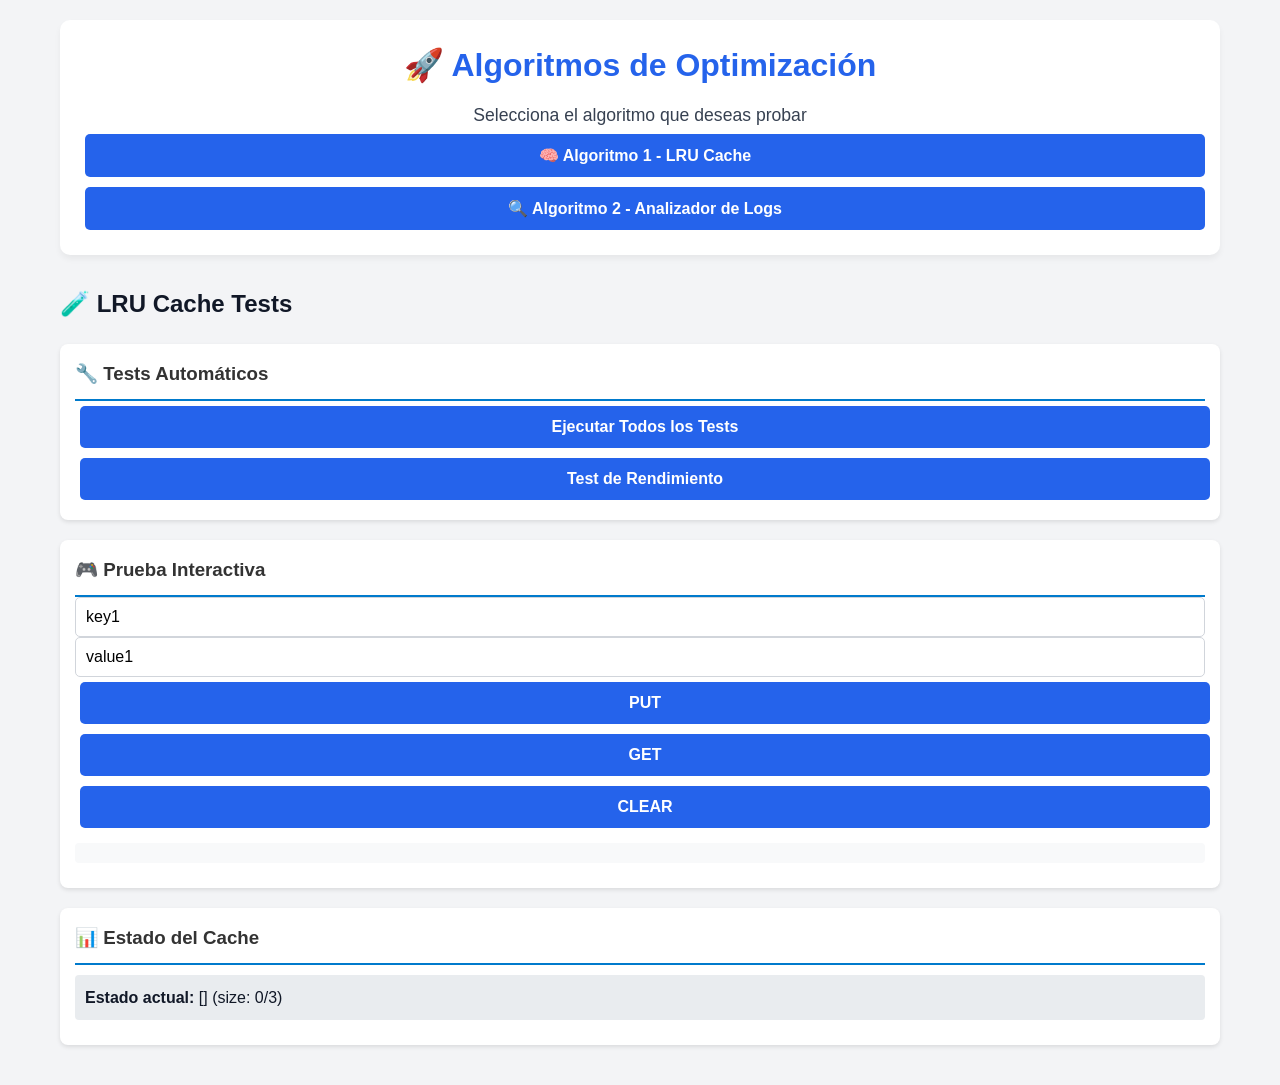
<file: index.html>
<!DOCTYPE html>
<html lang="es">
<head>
    <meta charset="UTF-8">
    <meta name="viewport" content="width=device-width, initial-scale=1.0">
    <title>Algoritmos de Optimización</title>
    <link rel="stylesheet" href="styles.css">
</head>
<body>
    <div class="container">
        <header>
            <h1>🚀 Algoritmos de Optimización</h1>
            <p class="subtitle">Selecciona el algoritmo que deseas probar</p>
            
            <div class="nav-buttons">
                <button class="nav-btn active" onclick="showAlgorithm(1)">
                    🧠 Algoritmo 1 - LRU Cache
                </button>
                <button class="nav-btn" onclick="showAlgorithm(2)">
                    🔍 Algoritmo 2 - Analizador de Logs
                </button>
            </div>
        </header>

        <!-- Algoritmo 1: LRU Cache -->
        <section id="algorithm1" class="algorithm-section">
            <h2>🧪 LRU Cache Tests</h2>
            
            <div class="test-section">
                <h3 class="test-title">🔧 Tests Automáticos</h3>
                <button onclick="runAllTests()">Ejecutar Todos los Tests</button>
                <button onclick="runPerformanceTest()">Test de Rendimiento</button>
                <div id="testResults"></div>
            </div>

            <div class="test-section">
                <h3 class="test-title">🎮 Prueba Interactiva</h3>
                <div class="input-group">
                    <input type="text" id="keyInput" placeholder="Clave" value="key1">
                    <input type="text" id="valueInput" placeholder="Valor" value="value1">
                    <button onclick="putValue()">PUT</button>
                    <button onclick="getValue()">GET</button>
                    <button onclick="clearCache()">CLEAR</button>
                </div>
                <div id="interactiveResult" class="test-result"></div>
            </div>

            <div class="test-section">
                <h3 class="test-title">📊 Estado del Cache</h3>
                <div id="cacheState" class="cache-visual"></div>
            </div>
        </section>

        <!-- Algoritmo 2: Analizador de Logs -->
        <section id="algorithm2" class="algorithm-section" style="display: none;">
            <h2>🔍 Analizador de Logs de Seguridad</h2>
            
            <div class="dashboard">
                <div class="controls">
                    <h3>Configuración</h3>
                    
                    <div class="form-group">
                        <label for="logCount">Cantidad de Logs a Generar</label>
                        <input type="number" id="logCount" value="100" min="10" max="10000">
                    </div>
                    
                    <div class="form-group">
                        <label for="maxRequests">Máx. Requests por Minuto</label>
                        <input type="number" id="maxRequests" value="30" min="1" max="1000">
                    </div>
                    
                    <div class="form-group">
                        <label for="maxFailedLogins">Máx. Logins Fallidos</label>
                        <input type="number" id="maxFailedLogins" value="3" min="1" max="50">
                    </div>
                    
                    <div class="form-group">
                        <label for="timeWindow">Ventana de Tiempo (ms)</label>
                        <input type="number" id="timeWindow" value="60000" min="1000" max="300000">
                    </div>
                    
                    <div class="form-group">
                        <label for="minResponseTime">Tiempo Resp. Mínimo (ms)</label>
                        <input type="number" id="minResponseTime" value="20" min="0" max="1000">
                    </div>
                    
                    <div class="form-group">
                        <label for="maxResponseTime">Tiempo Resp. Máximo (ms)</label>
                        <input type="number" id="maxResponseTime" value="2000" min="100" max="10000">
                    </div>
                    
                    <button id="runAnalysis">Ejecutar Análisis</button>
                    <button id="runAsync">Ejecutar Análisis Async</button>
                </div>
                
                <div class="results">
                    <h3>Resultados del Análisis</h3>
                    
                    <div class="loading" id="loadingIndicator">
                        <div class="spinner"></div>
                        <p>Analizando logs, por favor espere...</p>
                    </div>
                    
                    <div id="resultsContent">
                        <div class="stats-grid">
                            <div class="stat-card">
                                <div class="stat-value" id="totalEvents">0</div>
                                <div class="stat-label">Eventos Sospechosos</div>
                            </div>
                            <div class="stat-card">
                                <div class="stat-value" id="suspiciousIPs">0</div>
                                <div class="stat-label">IPs Sospechosas</div>
                            </div>
                            <div class="stat-card">
                                <div class="stat-value" id="bruteForceAttacks">0</div>
                                <div class="stat-label">Ataques Fuerza Bruta</div>
                            </div>
                            <div class="stat-card">
                                <div class="stat-value" id="endpointsAttacked">0</div>
                                <div class="stat-label">Endpoints Bajo Ataque</div>
                            </div>
                        </div>
                        
                        <div class="results-section">
                            <h4 class="section-title">IPs Sospechosas</h4>
                            <div id="suspiciousIPsList"></div>
                        </div>
                        
                        <div class="results-section">
                            <h4 class="section-title">Ataques de Fuerza Bruta Detectados</h4>
                            <div id="bruteForceList"></div>
                        </div>
                        
                        <div class="results-section">
                            <h4 class="section-title">Endpoints Bajo Ataque</h4>
                            <div id="endpointsList"></div>
                        </div>
                        
                        <div class="results-section">
                            <h4 class="section-title">Anomalías Detectadas</h4>
                            <div id="anomaliesList"></div>
                        </div>
                        
                        <div class="performance-info">
                            <p id="performanceTime">Tiempo de análisis: --</p>
                            <p id="logCountDisplay">Logs procesados: --</p>
                        </div>
                    </div>
                </div>
            </div>
        </section>
    </div>

    <script>
        // Navegación entre algoritmos
        function showAlgorithm(algorithmNumber) {
            // Ocultar todas las secciones
            document.querySelectorAll('.algorithm-section').forEach(section => {
                section.style.display = 'none';
            });
            
            // Remover clase active de todos los botones
            document.querySelectorAll('.nav-btn').forEach(btn => {
                btn.classList.remove('active');
            });
            
            // Mostrar sección seleccionada
            document.getElementById(`algorithm${algorithmNumber}`).style.display = 'block';
            
            // Activar botón seleccionado
            event.target.classList.add('active');
        }

        // Inicializar mostrando el algoritmo 1
        document.addEventListener('DOMContentLoaded', function() {
            showAlgorithm(1);
        });
    </script>

    <!-- Scripts de los algoritmos -->
    <script src="script/test.js"></script>
    <script src="script/test2.js"></script>
</body>
</html>
</file>
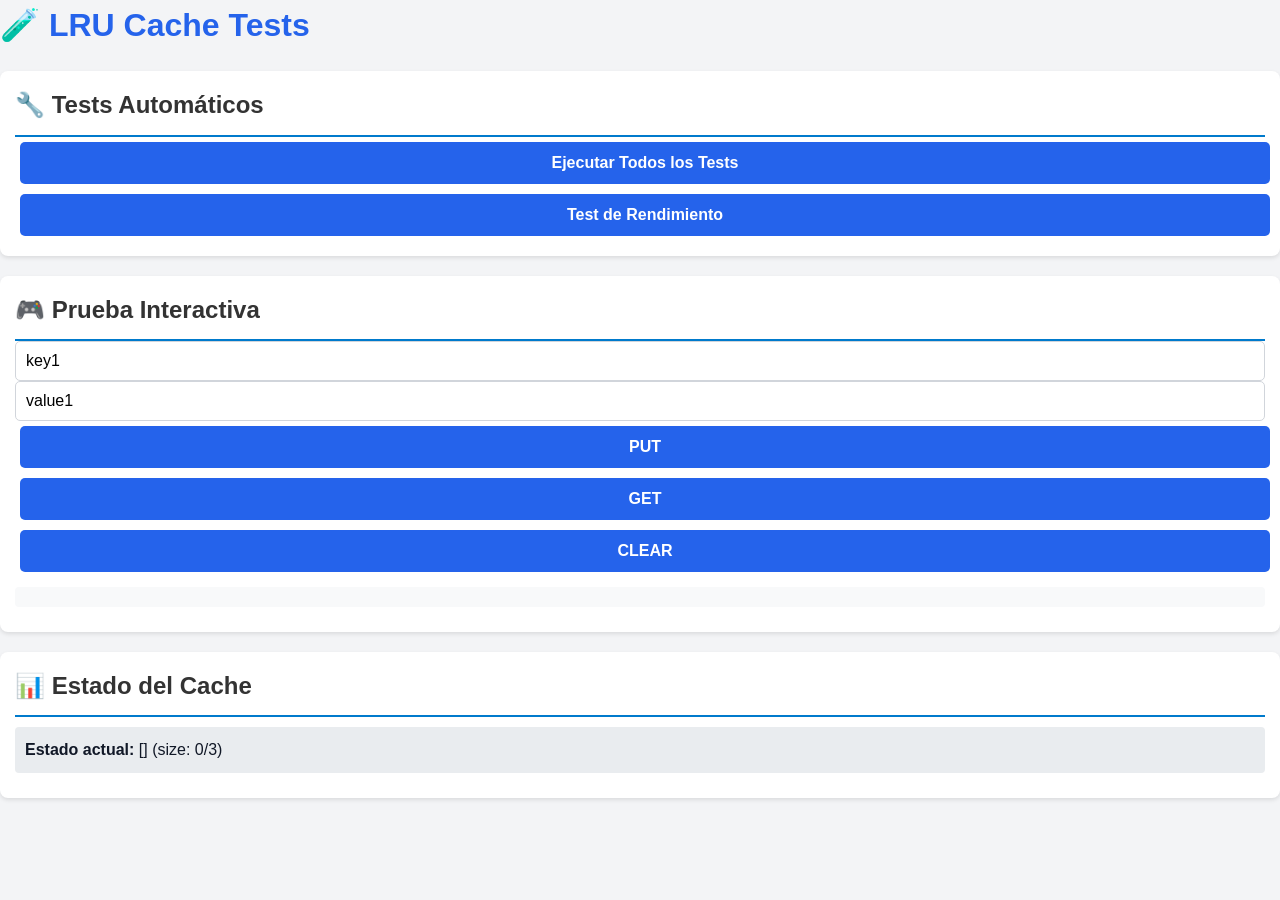
<file: ui/index.html>
<!DOCTYPE html>
<html lang="en">
<head>
    <meta charset="UTF-8">
    <meta name="viewport" content="width=device-width, initial-scale=1.0">
    <title>LRU Cache Tests</title>
    <link rel="stylesheet" href="../styles.css">
</head>
<body>
    <h1>🧪 LRU Cache Tests</h1>
    
    <div class="test-section">
        <h2 class="test-title">🔧 Tests Automáticos</h2>
        <button onclick="runAllTests()">Ejecutar Todos los Tests</button>
        <button onclick="runPerformanceTest()">Test de Rendimiento</button>
        <div id="testResults"></div>
    </div>

    <div class="test-section">
        <h2 class="test-title">🎮 Prueba Interactiva</h2>
        <div>
            <input type="text" id="keyInput" placeholder="Clave" value="key1">
            <input type="text" id="valueInput" placeholder="Valor" value="value1">
            <button onclick="putValue()">PUT</button>
            <button onclick="getValue()">GET</button>
            <button onclick="clearCache()">CLEAR</button>
        </div>
        <div id="interactiveResult" class="test-result"></div>
    </div>

    <div class="test-section">
        <h2 class="test-title">📊 Estado del Cache</h2>
        <div id="cacheState" class="cache-visual"></div>
    </div>

    <script src="../script/test.js"></script>
</body>
</html>
</file>
<file: styles.css>
:root {
    --primary: #2563eb;
    --danger: #dc2626;
    --warning: #d97706;
    --success: #059669;
    --gray-100: #f3f4f6;
    --gray-200: #e5e7eb;
    --gray-300: #d1d5db;
    --gray-700: #374151;
    --gray-900: #111827;
}

* {
    margin: 0;
    padding: 0;
    box-sizing: border-box;
    font-family: 'Segoe UI', Tahoma, Geneva, Verdana, sans-serif;
}

body {
    background-color: var(--gray-100);
    color: var(--gray-900);
    line-height: 1.6;
    font-family: Arial, sans-serif;
    margin: 0 auto;
}

.test-section {
    background: white;
    margin: 20px 0;
    padding: 15px;
    border-radius: 8px;
    box-shadow: 0 2px 4px rgba(0, 0, 0, 0.1);
}

.test-title {
    color: #333;
    border-bottom: 2px solid #007acc;
    padding-bottom: 10px;
}

.test-result {
    background: #f8f9fa;
    padding: 10px;
    border-radius: 4px;
    margin: 10px 0;
    font-family: monospace;
}

.success {
    color: #28a745;
}

.error {
    color: #dc3545;
}

button {
    background: #007acc;
    color: white;
    border: none;
    padding: 10px 15px;
    border-radius: 4px;
    cursor: pointer;
    margin: 5px;
}

button:hover {
    background: #005a9e;
}

.cache-visual {
    background: #e9ecef;
    padding: 10px;
    border-radius: 4px;
    margin: 10px 0;
}


.container {
    max-width: 1200px;
    margin: 0 auto;
    padding: 20px;
}

header {
    text-align: center;
    margin-bottom: 30px;
    padding: 20px;
    background: white;
    border-radius: 10px;
    box-shadow: 0 4px 6px rgba(0, 0, 0, 0.05);
}

h1 {
    color: var(--primary);
    margin-bottom: 10px;
}

.subtitle {
    color: var(--gray-700);
    font-size: 1.1rem;
}

.dashboard {
    display: grid;
    grid-template-columns: 1fr 2fr;
    gap: 20px;
    margin-bottom: 30px;
}

.controls {
    background: white;
    padding: 20px;
    border-radius: 10px;
    box-shadow: 0 4px 6px rgba(0, 0, 0, 0.05);
}

.results {
    background: white;
    padding: 20px;
    border-radius: 10px;
    box-shadow: 0 4px 6px rgba(0, 0, 0, 0.05);
}

.form-group {
    margin-bottom: 20px;
}

label {
    display: block;
    margin-bottom: 8px;
    font-weight: 600;
    color: var(--gray-700);
}

input,
select {
    width: 100%;
    padding: 10px;
    border: 1px solid var(--gray-300);
    border-radius: 5px;
    font-size: 1rem;
}

button {
    background-color: var(--primary);
    color: white;
    border: none;
    padding: 12px 20px;
    border-radius: 5px;
    cursor: pointer;
    font-size: 1rem;
    font-weight: 600;
    transition: background-color 0.2s;
    width: 100%;
}

button:hover {
    background-color: #1d4ed8;
}

.stats-grid {
    display: grid;
    grid-template-columns: repeat(4, 1fr);
    gap: 15px;
    margin-bottom: 20px;
}

.stat-card {
    background: var(--gray-100);
    padding: 15px;
    border-radius: 8px;
    text-align: center;
}

.stat-value {
    font-size: 1.8rem;
    font-weight: bold;
    margin-bottom: 5px;
}

.stat-label {
    font-size: 0.9rem;
    color: var(--gray-700);
}

.suspicious {
    color: var(--danger);
}

.warning {
    color: var(--warning);
}

.success {
    color: var(--success);
}

.results-section {
    margin-bottom: 25px;
}

.section-title {
    font-size: 1.2rem;
    margin-bottom: 15px;
    padding-bottom: 8px;
    border-bottom: 1px solid var(--gray-200);
    color: var(--gray-900);
}

.log-entry {
    background: var(--gray-100);
    padding: 12px;
    border-radius: 5px;
    margin-bottom: 10px;
    font-family: monospace;
    font-size: 0.9rem;
}

.anomaly-item {
    background: #fef2f2;
    padding: 12px;
    border-radius: 5px;
    margin-bottom: 10px;
    border-left: 4px solid var(--danger);
}

.attack-item {
    background: #fffbeb;
    padding: 12px;
    border-radius: 5px;
    margin-bottom: 10px;
    border-left: 4px solid var(--warning);
}

.severity-high {
    color: var(--danger);
    font-weight: bold;
}

.severity-medium {
    color: var(--warning);
    font-weight: bold;
}

.severity-low {
    color: var(--success);
    font-weight: bold;
}

.performance-info {
    background: #f0f9ff;
    padding: 15px;
    border-radius: 8px;
    margin-top: 20px;
    text-align: center;
    border-left: 4px solid var(--primary);
}

.loading {
    display: none;
    text-align: center;
    padding: 20px;
}

.spinner {
    border: 4px solid rgba(0, 0, 0, 0.1);
    border-left-color: var(--primary);
    border-radius: 50%;
    width: 40px;
    height: 40px;
    animation: spin 1s linear infinite;
    margin: 0 auto 15px;
}

@keyframes spin {
    to {
        transform: rotate(360deg);
    }
}

@media (max-width: 768px) {
    .dashboard {
        grid-template-columns: 1fr;
    }

    .stats-grid {
        grid-template-columns: repeat(2, 1fr);
    }
}
</file>
